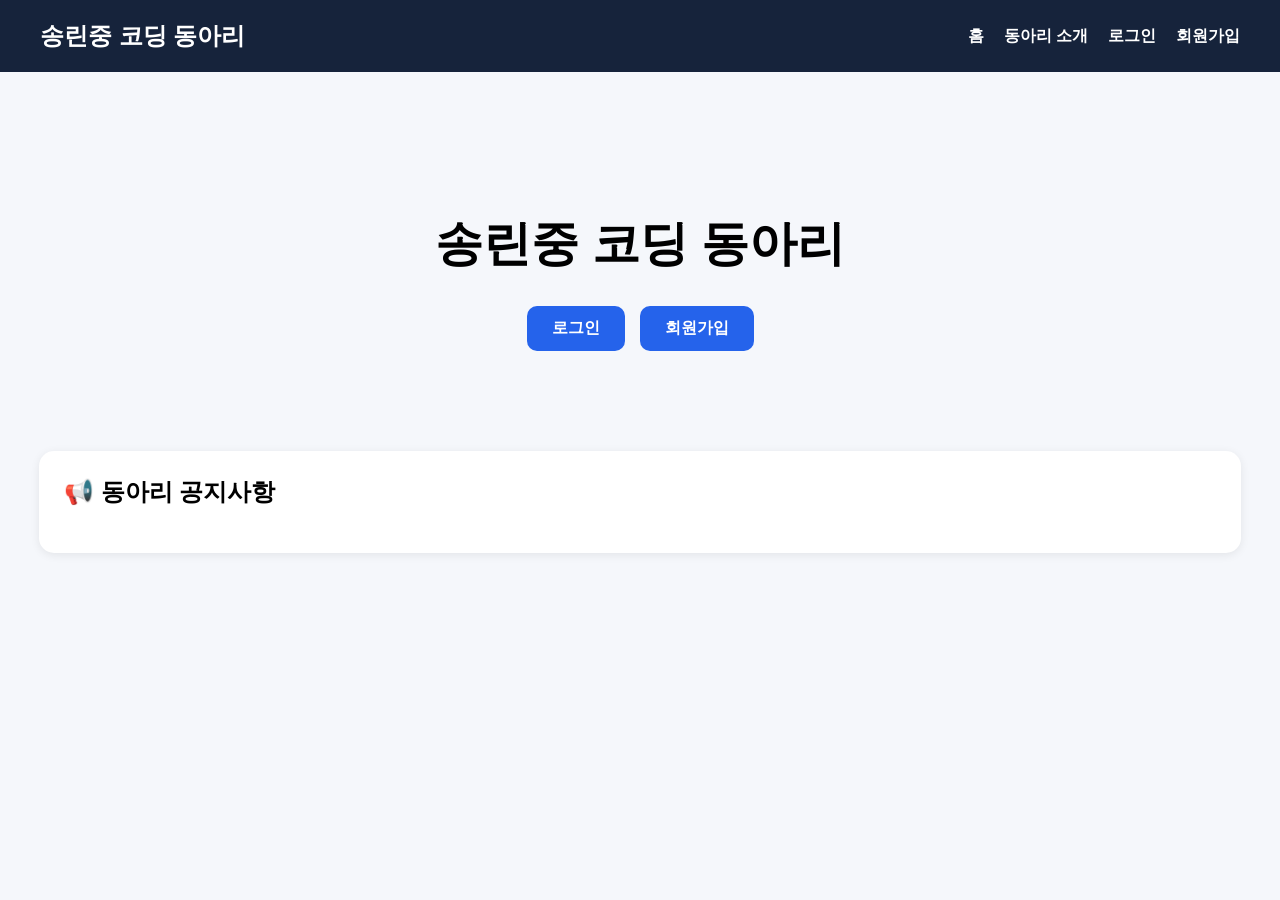
<file: index.html>
<!DOCTYPE html>
<html lang="ko">
<head>
    <meta charset="UTF-8">
    <meta name="viewport" content="width=device-width, initial-scale=1.0">
    <title>송린중 코딩 동아리</title>
    <link rel="stylesheet" href="style.css">
</head>
<body>

<header>
    <div class="logo">송린중 코딩 동아리</div>

    <nav>
        <a href="index.html">홈</a>
        <a href="https://sites.google.com/view/songrin-mid-school-coding-club" target="_blank">동아리 소개</a>
        <a href="login.html">로그인</a>
        <a href="signup.html">회원가입</a>
    </nav>
</header>

<section class="hero">
    <h1>송린중 코딩 동아리</h1>

    <div class="buttons">
        <a href="login.html" class="btn">로그인</a>
        <a href="signup.html" class="btn">회원가입</a>
    </div>
</section>

<section class="notice">
    <h2>📢 동아리 공지사항</h2>

        <ul id="homeNoticeList">
</ul>
</ul>
</section>

</body>
</html>
<script src="index.js"></script>
</file>
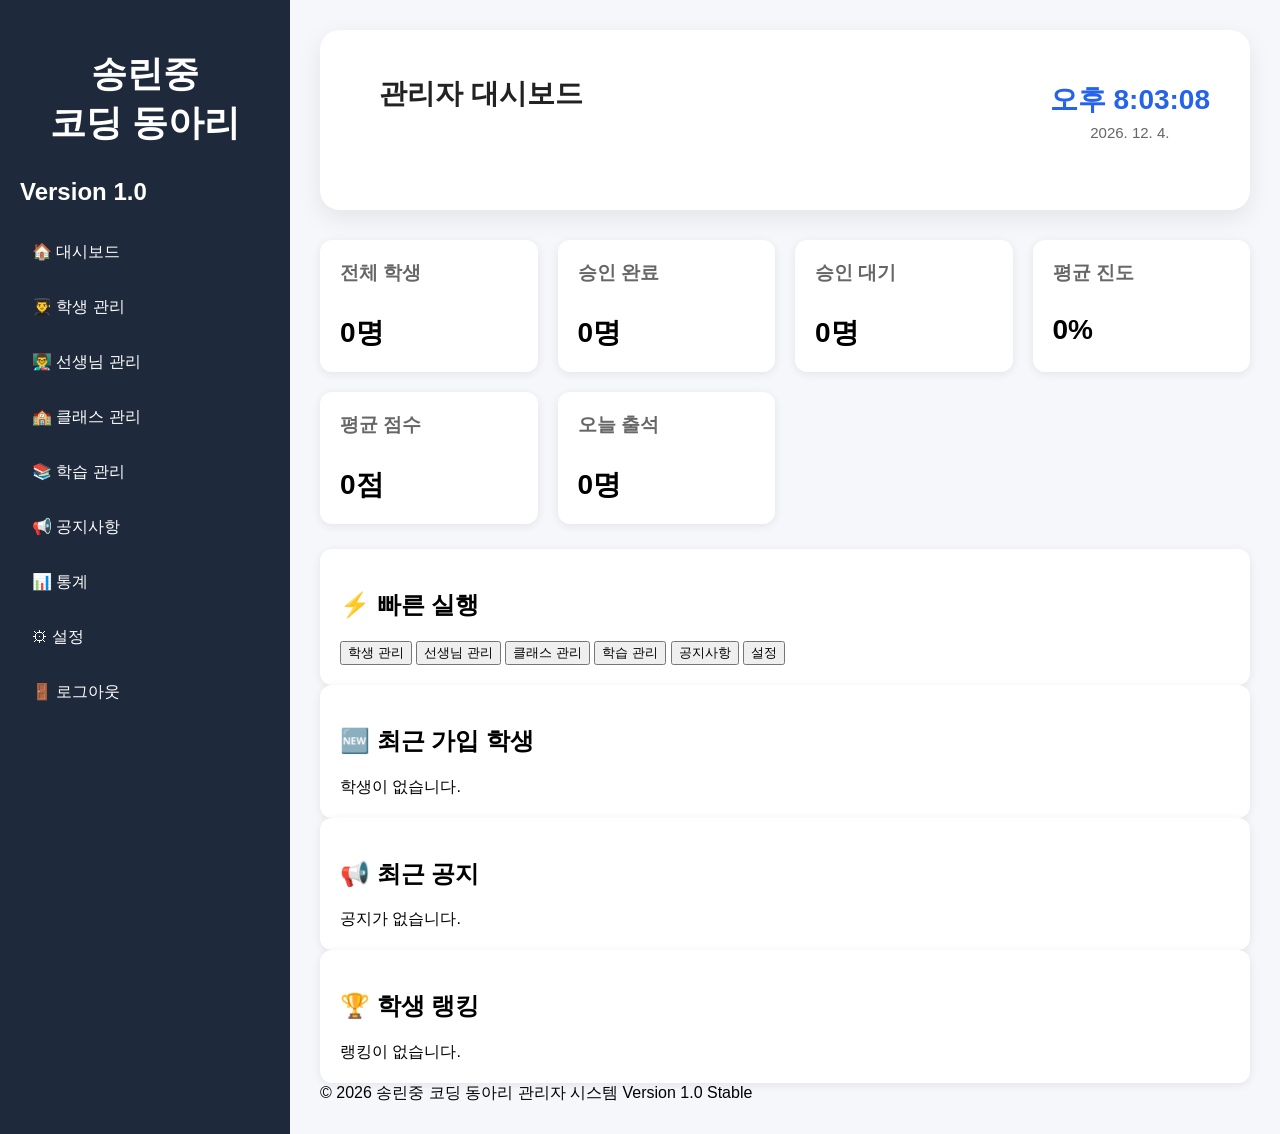
<file: admin_1.0.html>
<!DOCTYPE html>
<html lang="ko">

<head>

    <meta charset="UTF-8">

    <meta
        name="viewport"
        content="width=device-width, initial-scale=1.0">

    <title>

        송린중 코딩 동아리 관리자 시스템 v1.0

    </title>

    <link
        rel="stylesheet"
        href="style.css">

</head>

<body>

<div class="layout">

<!-- ========================= -->
<!-- 사이드바 -->
<!-- ========================= -->

<aside class="sidebar">

    <div class="logo">

        <h2>

            송린중<br>
            코딩 동아리

        </h2>

        <p>

            Version 1.0

        </p>

    </div>

    <ul>

        <li onclick="showDashboard()">

            🏠 대시보드

        </li>

        <li onclick="showStudents()">

            👨‍🎓 학생 관리

        </li>

        <li onclick="showTeachers()">

            👨‍🏫 선생님 관리

        </li>

        <li onclick="showClasses()">

            🏫 클래스 관리

        </li>

        <li onclick="showLessons()">

            📚 학습 관리

        </li>

        <li onclick="showNotices()">

            📢 공지사항

        </li>

        <li onclick="showStatistics()">

            📊 통계

        </li>

        <li onclick="showSettings()">

            ⚙ 설정

        </li>

        <li onclick="logoutAdmin()">

            🚪 로그아웃

        </li>

    </ul>

</aside>

<!-- ========================= -->
<!-- 메인 -->
<!-- ========================= -->

<main class="main">

<header class="topbar">

    <div>

        <h1 id="pageTitle">

            관리자 대시보드

        </h1>

        <p>

            송린중 코딩 동아리 관리자 시스템

        </p>

    </div>

    <div class="top-right">

        <div class="serverBox">

            <div>

                🖥 서버시간

            </div>

            <div id="serverTime">

                00:00:00

            </div>

            <div id="serverDate">

                2026-07-18

            </div>

        </div>

        <div class="adminBox">

            <strong id="adminName">

                관리자

            </strong>

            <br>

            Administrator

        </div>

    </div>

</header>

<!-- ========================= -->
<!-- 대시보드 -->
<!-- ========================= -->

<section
id="dashboardPage"
class="page">

<div class="cards">

<div class="card">

<h3>

전체 학생

</h3>

<p id="totalStudents">

0명

</p>

</div>

<div class="card">

<h3>

승인 완료

</h3>

<p id="approvedStudents">

0명

</p>

</div>

<div class="card">

<h3>

승인 대기

</h3>

<p id="pendingStudents">

0명

</p>

</div>

<div class="card">

<h3>

평균 진도

</h3>

<p id="avgProgress">

0%

</p>

</div>

<div class="card">

<h3>

평균 점수

</h3>

<p id="averageScore">

0점

</p>

</div>

<div class="card">

<h3>

오늘 출석

</h3>

<p id="todayAttendance">

0명

</p>

</div>

</div>

<div class="dashboardGrid">

<div class="box">

<h2>
⚡ 빠른 실행
</h2>

<button onclick="showStudents()">
학생 관리
</button>

<button onclick="showTeachers()">
선생님 관리
</button>

<button onclick="showClasses()">
클래스 관리
</button>

<button onclick="showLessons()">
학습 관리
</button>

<button onclick="showNotices()">
공지사항
</button>

<button onclick="showSettings()">
설정
</button>

</div>

<div class="box">

<h2>

🆕 최근 가입 학생

</h2>

<div id="recentStudents">

학생이 없습니다.

</div>

</div>

<div class="box">

<h2>

📢 최근 공지

</h2>

<div id="recentNotices">

공지가 없습니다.

</div>

</div>

<div class="box">

<h2>

🏆 학생 랭킹

</h2>

<div id="studentRanking">

랭킹이 없습니다.

</div>

</div>

</div>

</section>
<!-- ========================= -->
<!-- 학생 관리 -->
<!-- ========================= -->

<section
id="studentPage"
class="page"
style="display:none;">

<div class="box">

<h2>

👨‍🎓 학생 관리

</h2>

<div class="toolbar">

    <input
        type="text"
        id="studentName"
        placeholder="학생 이름">

    <input
        type="text"
        id="studentId"
        placeholder="학번">

    <input
        type="text"
        id="studentUsername"
        placeholder="아이디">

    <select id="studentClass">

        <option value="">
            클래스 선택
        </option>

    </select>

    <button onclick="addStudent()">
        ➕ 학생 추가
    </button>

<button onclick="searchStudents()">

🔍 검색

</button>

<button onclick="loadStudents()">

🔄 새로고침

</button>

</div>

<br>

<table class="student-table">

<thead>

<tr>

<th>이름</th>
<th>학번</th>
<th>아이디</th>
<th>반</th>
<th>상태</th>
<th>관리</th>

</tr>

</tr>

</thead>

<tbody id="studentTable">

<tr>

<td colspan="6">

등록된 학생이 없습니다.

</td>

</tr>

</tbody>

</table>

</div>

</section>

<!-- ========================= -->
<!-- 선생님 관리 -->
<!-- ========================= -->

<section
id="teacherPage"
class="page"
style="display:none;">

<div class="box">

<h2>

👨‍🏫 선생님 관리

</h2>

<div class="toolbar">

<input
type="text"
id="teacherName"
placeholder="선생님 성함">

<button onclick="addTeacher()">

➕ 선생님 추가

</button>

</div>

<br>

<table class="student-table">

<thead>

<tr>

<th>이름</th>
<th>담당 클래스</th>
<th>관리</th>

</tr>

</thead>

<tbody id="teacherTable">

<tr>

<td colspan="3">

등록된 선생님이 없습니다.

</td>

</tr>

</tbody>

</table>

</div>

</section>

<!-- ========================= -->
<!-- 클래스 관리 -->
<!-- ========================= -->

<section
id="classPage"
class="page"
style="display:none;">

<div class="box">

<h2>

🏫 클래스 관리

</h2>

<div class="toolbar">

<input
type="text"
id="className"
placeholder="클래스 이름">

<select id="classTeacher">

<option value="">

담당 선생님 선택

</option>

</select>

<button onclick="addClass()">

➕ 클래스 생성

</button>

</div>

<br>

<table class="student-table">

<thead>

<tr>

<th>클래스</th>
<th>담당 선생님</th>
<th>학생 수</th>
<th>관리</th>

</tr>

</thead>

<tbody id="classTable">

<tr>

<td colspan="4">

등록된 클래스가 없습니다.

</td>

</tr>

</tbody>

</table>

</div>

</section>
<!-- ========================= -->
<!-- 학습 관리 -->
<!-- ========================= -->

<section
id="lessonPage"
class="page"
style="display:none;">

<div class="box">

<h2>

📚 학습 관리

</h2>

<div class="toolbar">

<input
type="text"
id="lessonTitle"
placeholder="차시 제목">

<input
type="text"
id="lessonVideo"
placeholder="영상 링크">

<button onclick="addLesson()">

➕ 차시 추가

</button>

</div>

<br>

<table class="student-table">

<thead>

<tr>

<th>차시</th>

<th>영상</th>

<th>관리</th>

</tr>

</thead>

<tbody id="lessonTable">

<tr>

<td colspan="3">

등록된 차시가 없습니다.

</td>

</tr>

</tbody>

</table>

</div>

</section>

<!-- ========================= -->
<!-- 공지사항 -->
<!-- ========================= -->

<section
id="noticePage"
class="page"
style="display:none;">

<div class="box">

<h2>

📢 공지사항

</h2>

<div class="toolbar">

<input
type="text"
id="noticeTitle"
placeholder="공지 제목">

<button onclick="addNotice()">

작성

</button>

</div>

<br>

<textarea

id="noticeContent"

rows="8"

placeholder="공지 내용을 입력하세요.">

</textarea>

<br><br>

<div id="noticeList">

등록된 공지가 없습니다.

</div>

</div>

</section>

<!-- ========================= -->
<!-- 통계 -->
<!-- ========================= -->

<section
id="statisticsPage"
class="page"
style="display:none;">

<div class="box">

<h2>

📊 통계

</h2>

<div class="cards">

<div class="card">

<h3>

전체 학생

</h3>

<p id="statStudents">

0명

</p>

</div>

<div class="card">

<h3>

승인 완료

</h3>

<p id="statApproved">

0명

</p>

</div>

<div class="card">

<h3>

승인 대기

</h3>

<p id="statPending">

0명

</p>

</div>

<div class="card">

<h3>

평균 진도

</h3>

<p id="statProgress">

0%

</p>

</div>

</div>

</div>

</section>

<!-- ========================= -->
<!-- 설정 -->
<!-- ========================= -->

<section
id="settingsPage"
class="page"
style="display:none;">

<div class="box">

<h2>

⚙ 설정

</h2>

<div class="setting-group">

<label>

관리자 이름

</label>

<input
type="text"
id="settingAdminName">

</div>

<br>

<div class="setting-group">

<button onclick="saveSettings()">

💾 설정 저장

</button>

<button onclick="logoutAdmin()">

🚪 로그아웃

</button>

</div>

</div>

</section>

<!-- ========================= -->
<!-- Footer -->
<!-- ========================= -->

<footer class="footer">

© 2026 송린중 코딩 동아리

관리자 시스템 Version 1.0 Stable

</footer>

</main>

</div>

<script src="admin_1.0.js"></script>

</body>

</html>
</file>
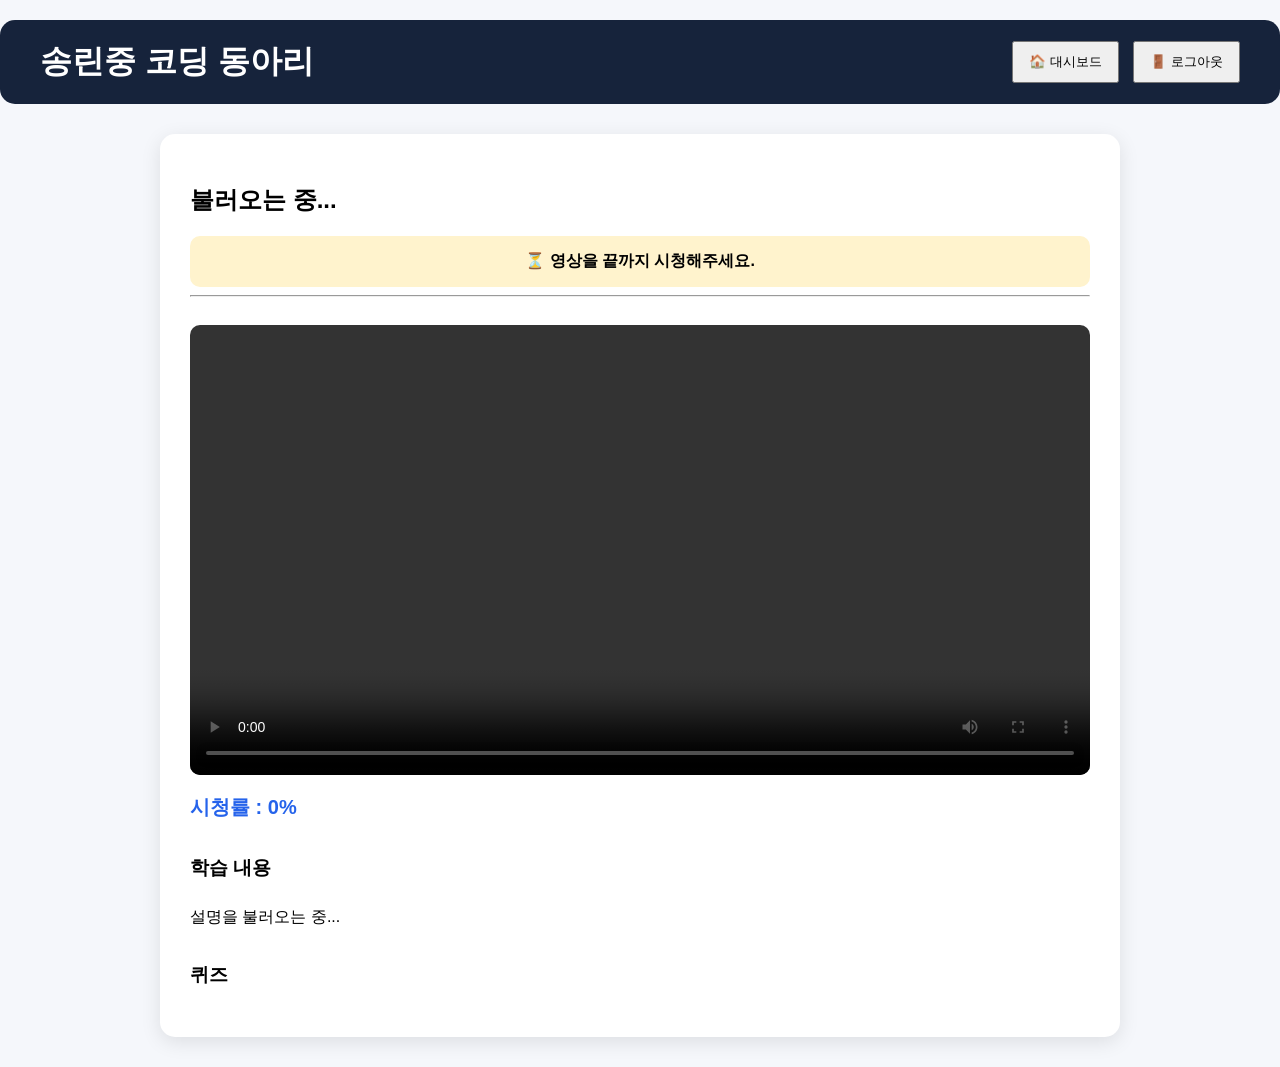
<file: lesson.html>
<!DOCTYPE html>
<html lang="ko">
<head>

<meta charset="UTF-8">

<meta name="viewport" content="width=device-width, initial-scale=1.0">

<title>학습하기</title>

<link rel="stylesheet" href="style.css">

</head>
<body>

<header class="lesson-header">

    <h1>송린중 코딩 동아리</h1>
<div class="nav-buttons">

        <button onclick="location.href='dashboard.html'">
            🏠 대시보드
        </button>

        <button onclick="logout()">
            🚪 로그아웃
        </button>

    </div>
</header>

<div class="lesson-container">

    <h2 id="lessonTitle">
        불러오는 중...
    </h2>
<div id="videoComplete" class="complete-box">

    ⏳ 영상을 끝까지 시청해주세요.

</div>

<hr>

<div id="quizArea" style="display:none;">

    <h2>📝 퀴즈</h2>

    <div id="quizContainer"></div>

</div>
    <video
        id="lessonVideo"
        controls
        controlsList="nodownload"
    >

        <source id="videoSource">

    </video>

    <div id="watchStatus">

        시청률 : 0%

    </div>

    <div class="lesson-description">

        <h3>학습 내용</h3>

        <p id="lessonDescription">
            설명을 불러오는 중...
        </p>

    </div>

    <div id="quizArea">

        <h3>퀴즈</h3>
        
<div id="quizContainer"></div>

<button
    id="submitQuiz"
    style="display:none;"
    onclick="submitQuiz()">

    제출하기

</button>
    </div>

</div>

<script type="module" src="lesson.js"></script>

</body>
</html>
</file>
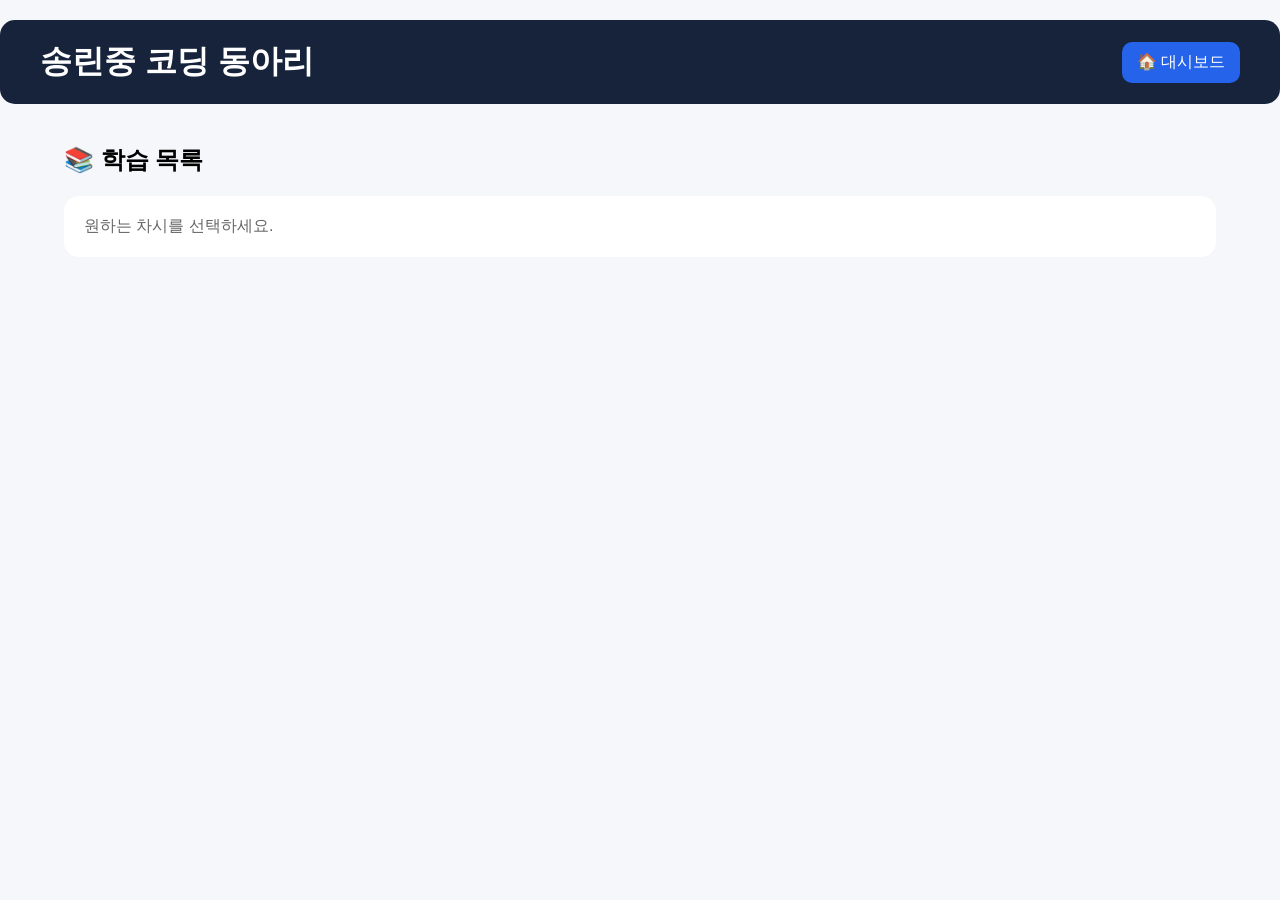
<file: lessons.html>
<!DOCTYPE html>
<html lang="ko">

<head>

<meta charset="UTF-8">

<meta name="viewport"
content="width=device-width, initial-scale=1.0">

<title>학습하기</title>

<link rel="stylesheet"
href="style.css">

</head>

<body>

<header class="lesson-header">

    <h1>송린중 코딩 동아리</h1>

    <button
        class="back-btn"
        onclick="location.href='dashboard.html'">

        🏠 대시보드

    </button>

</header>

<div class="lesson-page">

    <h2>📚 학습 목록</h2>

    <p class="lesson-info">

        원하는 차시를 선택하세요.

    </p>

    <div
        id="lessonGrid"
        class="lesson-grid">

    </div>

</div>

<script src="lessons.js"></script>

</body>

</html>
</file>
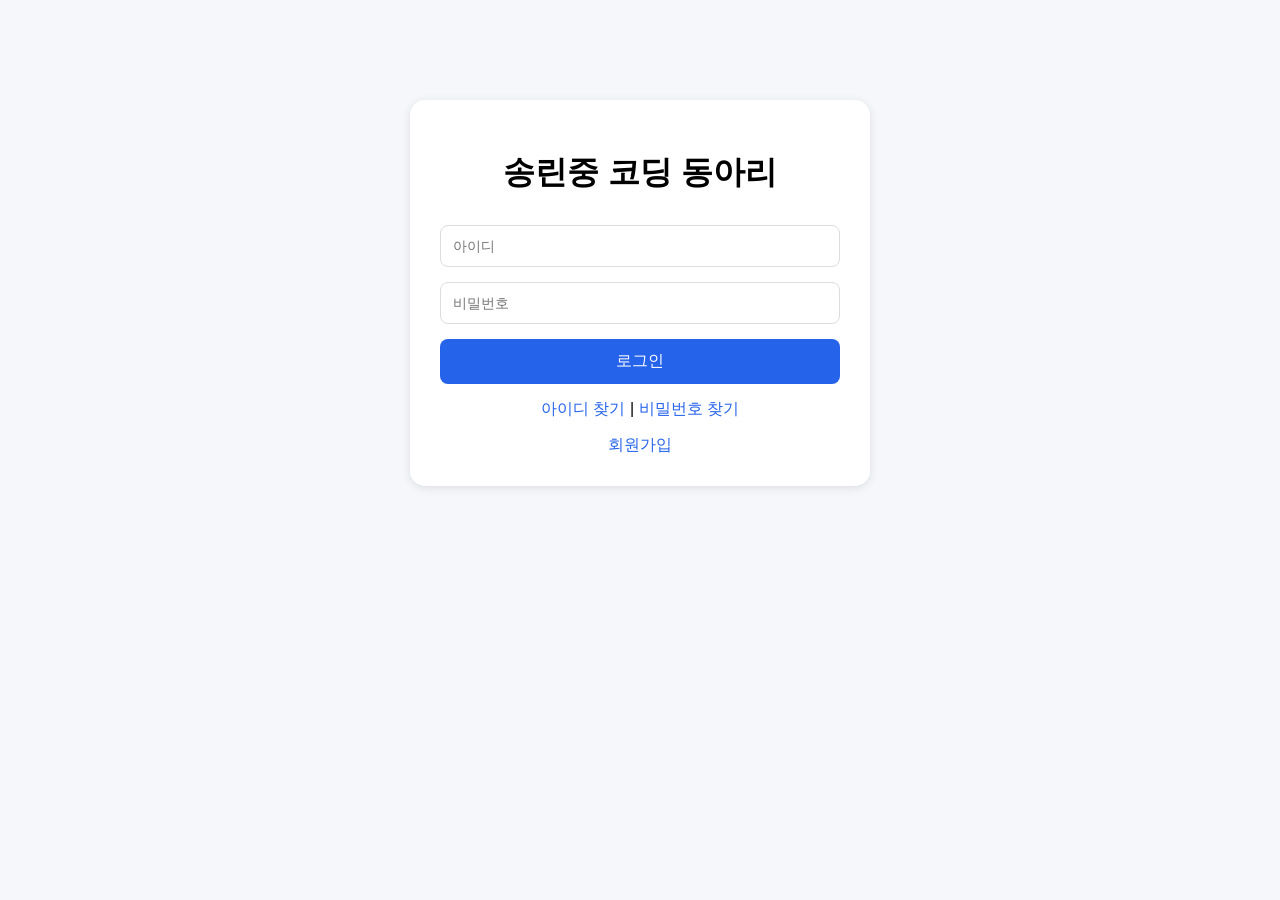
<file: login.html>
<!DOCTYPE html>
<html lang="ko">
<head>
    <meta charset="UTF-8">
    <meta name="viewport" content="width=device-width, initial-scale=1.0">
    <title>송린중 코딩 동아리 로그인</title>

    <link rel="stylesheet" href="login.css">
    <script src="app.js"></script>
</head>
<body>

    <div class="login-container">

        <h1>송린중 코딩 동아리</h1>

        <input
            type="text"
            id="username"
            placeholder="아이디"
        >

        <input
            type="password"
            id="password"
            placeholder="비밀번호"
        >

        <button onclick="login()">
            로그인
        </button>

        <div class="links">
    <a href="#" onclick="findId()">
        아이디 찾기
    </a>

    <span>|</span>

    <a href="#" onclick="resetPassword()">
        비밀번호 찾기
    </a>
</div>

        <div class="signup">
            <a href="signup.html">회원가입</a>
        </div>

    </div>

</body>
</html>
</file>
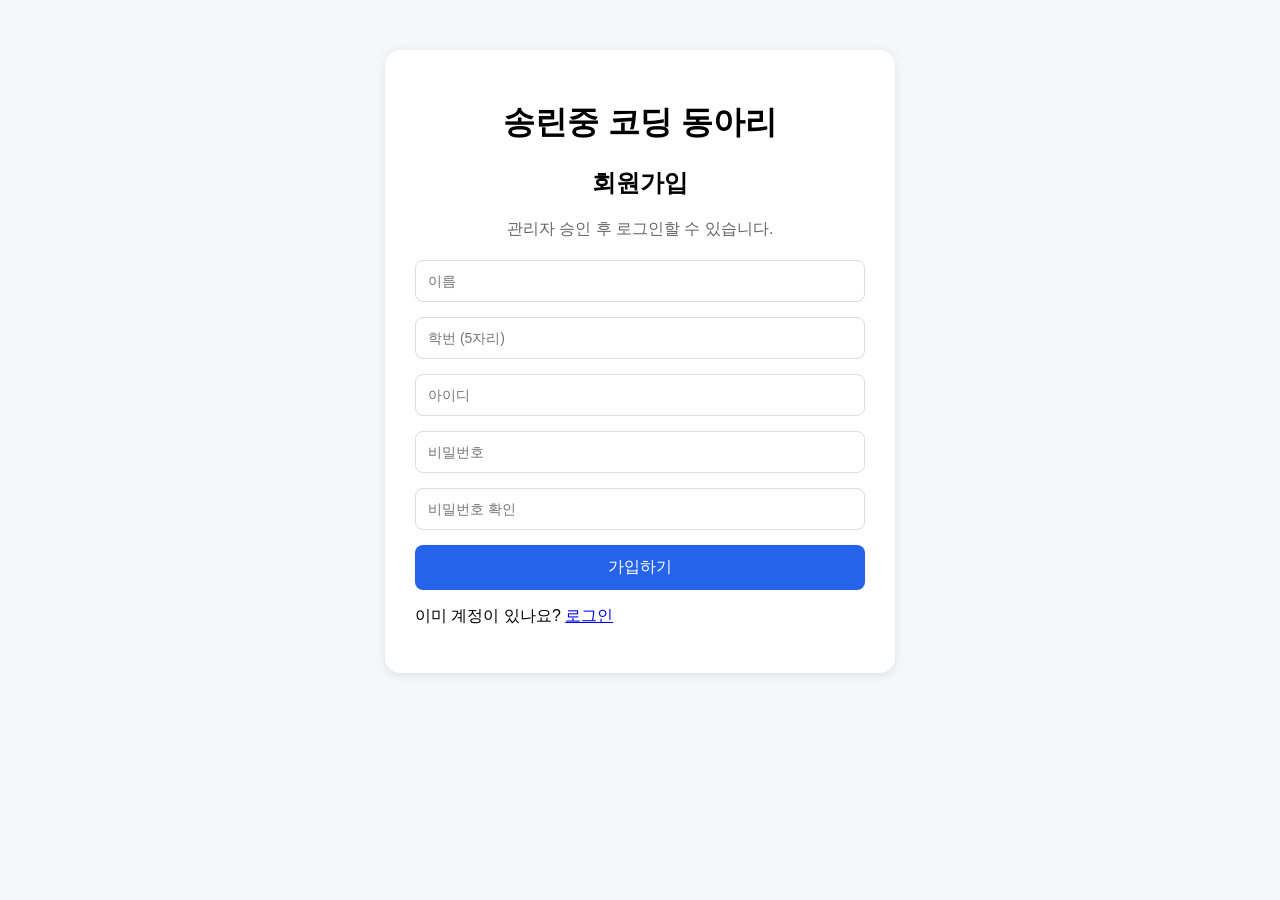
<file: signup.html>
<!DOCTYPE html>
<html lang="ko">
<head>
    <meta charset="UTF-8">
    <meta name="viewport" content="width=device-width, initial-scale=1.0">
    <title>회원가입</title>

    <link rel="stylesheet" href="login.css">
    <script src="app.js"></script>
</head>
<body>

    <div class="container">

        <h1>송린중 코딩 동아리</h1>

        <h2>회원가입</h2>

        <p class="notice-text">
            관리자 승인 후 로그인할 수 있습니다.
        </p>

        <input
            type="text"
            id="name"
            placeholder="이름"
        >

        <input
            type="text"
            id="studentId"
            placeholder="학번 (5자리)"
        >

        <input
            type="text"
            id="username"
            placeholder="아이디"
        >

        <input
            type="password"
            id="password"
            placeholder="비밀번호"
        >

        <input
            type="password"
            id="passwordCheck"
            placeholder="비밀번호 확인"
        >

        <button onclick="signup()">
            가입하기
        </button>

        <p>
            이미 계정이 있나요?
            <a href="login.html">로그인</a>
        </p>

    </div>

</body>
</html>
</file>
<file: style.css>
/* ========================= */
/* 기본 */
/* ========================= */

body {

    margin: 0;

    padding: 0;

    overflow-x: hidden;

    font-family: Arial, sans-serif;

    background: #f5f7fb;

}

/* ========================= */
/* 헤더 */
/* ========================= */

header {

    background: #16233b;

    color: white;

    padding: 40px;

}

header h1 {

    margin: 0;

}

/* ========================= */
/* 대시보드 */
/* ========================= */

.dashboard {

    width: 90%;

    max-width: 1200px;

    margin: 20px auto;

}

/* ========================= */
/* 프로필 */
/* ========================= */

.profile-box {

    background: white;

    padding: 40px;

    border-radius: 15px;

    text-align: center;

    margin-bottom: 30px;

}

/* 캐릭터 */

.character-box {

    position: relative;

    width: 150px;

    margin: 0 auto 20px;

}

.character-box img {

    width: 150px;

    height: 150px;

    border-radius: 15px;

    border: 3px solid #2563eb;

    object-fit: cover;

}

/* 연필 버튼 */

.edit-character {

    position: absolute;

    top: -10px;

    right: -10px;

    width: 40px;

    height: 40px;

    border-radius: 50%;

    background: white;

    border: 2px solid #2563eb;

    color: #2563eb;

    font-size: 18px;

    cursor: pointer;

    padding: 0;

}

/* 환영문구 */

#studentName {

    font-size: 32px;

    margin: 10px 0;

    font-weight: bold;

}

/* 진도 */

#progressText {

    color: #666;

    font-size: 18px;

}

/* ========================= */
/* 차시 카드 */
/* ========================= */

.lesson-list {

    display: flex;

    gap: 15px;

    overflow-x: auto;

    max-width: 100%;

}

.lesson-card {

    min-width: 120px;

    background: white;

    border-radius: 15px;

    padding: 20px;

    text-align: center;

    box-shadow: 0 2px 8px rgba(0,0,0,0.05);

}

.lesson-card h3 {

    margin-bottom: 15px;

}

.lesson-card button {

    width: 100%;

    padding: 10px;

    border: none;

    border-radius: 8px;

    background: #2563eb;

    color: white;

    cursor: pointer;

}

.lesson-card button:hover {

    background: #1d4ed8;

}

/* 잠금 */

.locked {

    opacity: 0.6;

}

/* ========================= */
/* 공지사항 */
/* ========================= */

.notice {

    margin-top: 30px;

    background: white;

    padding: 20px;

    border-radius: 15px;

}

.notice h3 {

    margin-top: 0;

}

.notice ul {

    padding-left: 20px;

}
/* ========================= */
/* 관리자 페이지 */
/* ========================= */

.layout {

    display: flex;

    min-height: 100vh;

}

/* 사이드바 */

.sidebar {

    width: 250px;

    background: #1e293b;

    color: white;

    padding: 20px;

}

.sidebar h2 {

    text-align: center;

    margin-bottom: 30px;

}

.sidebar ul {

    list-style: none;

    padding: 0;

}

.sidebar li {

    padding: 12px;

    margin-bottom: 10px;

    border-radius: 8px;

    cursor: pointer;

}

.sidebar li:hover {

    background: rgba(255,255,255,0.1);

}

/* 메인 */

.main {

    flex: 1;

    padding: 30px;

}

/* 상단 */

.topbar h1{

    color:#222;

    font-size:28px;

    font-weight:700;

    margin:0;

}
.welcome{

    color:#666;

    margin-top:6px;

}
#clock{

    color:#222;

    font-size:18px;

    font-weight:bold;

}

#todayDate{

    color:#666;

    font-size:14px;

}
/* 카드 */

.cards {

    display: grid;

    grid-template-columns: repeat(4, 1fr);

    gap: 20px;

    margin-bottom: 25px;

}

.card {

    background: white;

    padding: 20px;

    border-radius: 12px;

    box-shadow: 0 2px 10px rgba(0,0,0,0.08);

}

.card h3 {

    margin-top: 0;

    color: #666;

}

.card p {

    font-size: 28px;

    font-weight: bold;

    margin-bottom: 0;

}

/* 콘텐츠 */

.content {

    display: grid;

    grid-template-columns: 2fr 1fr;

    gap: 20px;

}

.box {

    background: white;

    padding: 20px;

    border-radius: 12px;

    box-shadow: 0 2px 10px rgba(0,0,0,0.08);

}

/* 테이블 */

table {

    width: 100%;

    border-collapse: collapse;

}

th {

    background: #2563eb;

    color: white;

}

th,
td {

    padding: 12px;

    text-align: center;

    border-bottom: 1px solid #eee;

}

/* 승인/거절 버튼 */

td button {

    width: auto;

    padding: 8px 14px;

    margin: 2px;

    border-radius: 6px;

}

/* 공지 입력 */

#noticeInput {

    margin-bottom: 10px;

}

/* 공지 등록 버튼 */

.notice-btn {

    width: 100%;

    background: #2563eb;

    color: white;

    border: none;

    padding: 12px;

    border-radius: 8px;

    cursor: pointer;

    margin-bottom: 15px;

}

.notice-btn:hover {

    background: #1d4ed8;

}

/* 공지 목록 */

#noticeList {

    list-style: none;

    padding: 0;

}

#noticeList li {

    display: flex;

    justify-content: space-between;

    align-items: center;

    padding: 10px;

    margin-bottom: 8px;

    background: #f8fafc;

    border-radius: 8px;

}
/* 캐릭터 선택창 */

.character-modal {

    display: none;

    position: fixed;

    left: 0;

    top: 0;

    width: 100%;

    height: 100%;

    background: rgba(0,0,0,0.5);

    justify-content: center;

    align-items: center;

}

.character-modal-content {

    background: white;

    padding: 20px;

    border-radius: 15px;

    width: 600px;

    text-align: center;

}

.character-grid {

    display: grid;

    grid-template-columns: repeat(5, 1fr);

    gap: 10px;

    margin: 20px 0;

}

.character-grid img {

    width: 90px;

    cursor: pointer;

    border-radius: 10px;

    border: 2px solid transparent;

}

.character-grid img:hover {

    border-color: #2563eb;

}
.header-buttons {

    display: flex;

    gap: 10px;

    margin-top: 15px;

}

.header-buttons button {

    width: auto;

    padding: 10px 15px;

}

.character-modal input {

    width: 100%;

    margin-top: 15px;

}
.submenu {

    display: none;

    margin-top: 10px;

    margin-left: 15px;

    padding-left: 10px;

}

.submenu li {

    list-style: none;

    padding: 8px 0;

    font-size: 14px;

    color: #ddd;

    cursor: pointer;

}

.submenu li:hover {

    color: white;

}
.submenu {

    display: none;

    margin-top: 10px;

    margin-left: 15px;

}

.submenu li {

    list-style: none;

    padding: 8px 0;

    color: #ddd;

    cursor: pointer;

}
/* 학생 수정 모달 */

.edit-modal {

    display: none;

    position: fixed;

    top: 0;
    left: 0;

    width: 100%;
    height: 100%;

    background: rgba(0,0,0,0.5);

    justify-content: center;
    align-items: center;

}

.edit-content {

    background: white;

    padding: 30px;

    border-radius: 15px;

    width: 350px;

    display: flex;

    flex-direction: column;

    gap: 10px;

}

.edit-content input {

    padding: 10px;

}
/* ========================= */
/* 홈페이지(index) */
/* ========================= */

header {

    background: #16233b;

    color: white;

    padding: 20px 40px;

    display: flex;

    justify-content: space-between;

    align-items: center;

}

.logo {

    font-size: 24px;

    font-weight: bold;

}

nav {

    display: flex;

    gap: 20px;

}

nav a {

    color: white;

    text-decoration: none;

    font-weight: bold;

}

nav a:hover {

    color: #60a5fa;

}

.hero {

    text-align: center;

    padding: 100px 20px;

}

.hero h1 {

    font-size: 48px;

    margin-bottom: 30px;

}

.buttons {

    display: flex;

    justify-content: center;

    gap: 15px;

}

.btn {

    background: #2563eb;

    color: white;

    padding: 12px 25px;

    border-radius: 10px;

    text-decoration: none;

    font-weight: bold;

}

.btn:hover {

    background: #1d4ed8;

}

.notice {

    width: 90%;

    margin: auto;

    background: white;

    padding: 25px;

    border-radius: 15px;

    box-shadow: 0 2px 10px rgba(0,0,0,0.08);

}

.notice h2 {

    margin-top: 0;

}
/* ========================= */
/* 학생 대시보드 */
/* ========================= */

.student-layout{

    display:flex;

    max-width:1600px;

    margin:20px auto;

    min-height:95vh;

}

.student-sidebar {

    width: 250px;

    background: white;

    padding: 20px;

    border-right: 1px solid #ddd;

}

.student-profile {

    text-align: center;

    margin-bottom: 30px;

}

.student-profile img {

    width: 120px;

    height: 120px;

    border-radius: 50%;

    border: 3px solid #2563eb;

}

.student-sidebar ul {

    list-style: none;

    padding: 0;

}

.student-sidebar li {

    padding: 15px;

    margin-bottom: 10px;

    border-radius: 10px;

    cursor: pointer;

}

.student-sidebar li:hover {

    background: #eef2ff;

}

.student-main {

    flex: 1;

    padding: 30px;

}

.topbar {

    background: white;

    padding: 20px;

    border-radius: 15px;

    text-align: center;

    margin-bottom: 20px;

}

.welcome-card {

    background: white;

    padding: 30px;

    border-radius: 15px;

    display: flex;

    justify-content: space-between;

    align-items: center;

    margin-bottom: 30px;

}

.progress-box {

    text-align: center;

}

.bottom-grid {

    display: grid;

    grid-template-columns: 2fr 1fr;

    gap: 20px;

    margin-top: 30px;

}
.student-profile h3 {

    font-size: 22px;

    line-height: 1.6;

    white-space: pre-line;

    word-break: keep-all;

}

/* ========================= */
/* 학습실 */
/* ========================= */

.lesson-page{

    width:90%;

    max-width:1200px;

    margin:auto;

}

.lesson-header{

    display:flex;

    justify-content:space-between;

    align-items:center;

    background:#2563eb;

    color:white;

    padding:20px;

    border-radius:15px;

    margin-top:20px;

}

.lesson-header button{

    margin-left:10px;

    padding:10px 15px;

}

.lesson-info{

    background:white;

    margin-top:20px;

    padding:20px;

    border-radius:15px;

}

.lesson-grid{

    margin-top:20px;

    display:grid;

    grid-template-columns:
    repeat(4,1fr);

    gap:20px;

}

.lesson-item{

    background:white;

    border-radius:15px;

    padding:20px;

    text-align:center;

    box-shadow:0 2px 8px rgba(0,0,0,.08);

}

.lesson-item button{

    width:100%;

    margin-top:15px;

}

.lesson-lock{

    opacity:.5;
}
/* ========================= */
/* 학습실 이동 박스 */
/* ========================= */

.study-box{

    margin-top:30px;

    background:white;

    border-radius:15px;

    padding:30px;

    text-align:center;

    box-shadow:0 2px 10px rgba(0,0,0,.08);

}

.study-box h2{

    margin-top:0;

}

.study-box button{

    margin-top:15px;

    padding:12px 30px;

    border:none;

    border-radius:10px;

    background:#2563eb;

    color:white;

    font-size:16px;

    cursor:pointer;

}

.study-box button:hover{

    background:#1d4ed8;

}
/* ========================= */
/* 학습실 */
/* ========================= */

.lesson-header{

    background:#2563eb;

    color:white;

    text-align:center;

    padding:20px;

}

.lesson-container{

    width:900px;

    margin:30px auto;

    background:white;

    border-radius:15px;

    padding:30px;

    box-shadow:0 5px 20px rgba(0,0,0,.1);

}

#lessonVideo{

    width:100%;

    border-radius:10px;

    margin-top:20px;

}

#watchStatus{

    margin-top:15px;

    font-size:20px;

    font-weight:bold;

    color:#2563eb;

}

.lesson-description{

    margin-top:30px;

    line-height:1.8;

}

#quizArea{

    margin-top:40px;

}
/* ========================= */
/* 학습 목록 */
/* ========================= */

.lesson-header{

    background:#16233b;

    color:white;

    padding:20px 40px;

    display:flex;

    justify-content:space-between;

    align-items:center;

}

.lesson-header h1{

    margin:0;

}

.back-btn{

    background:#2563eb;

    color:white;

    border:none;

    padding:12px 20px;

    border-radius:10px;

    cursor:pointer;

    font-size:16px;

}

.back-btn:hover{

    background:#1d4ed8;

}

.lesson-page{

    width:90%;

    max-width:1200px;

    margin:40px auto;

}

.lesson-info{

    color:#666;

    margin-bottom:25px;

}

.lesson-grid{

    display:grid;

    grid-template-columns:repeat(auto-fill,minmax(220px,1fr));

    gap:20px;

}

.lesson-box{

    background:white;

    border-radius:15px;

    padding:25px;

    text-align:center;

    box-shadow:0 3px 10px rgba(0,0,0,.08);

}

.lesson-box h3{

    margin-top:0;

}

.lesson-box p{

    color:#666;

}

.lesson-box button{

    margin-top:15px;

    width:100%;

    padding:12px;

    border:none;

    border-radius:8px;

    background:#2563eb;

    color:white;

    cursor:pointer;

    font-size:16px;

}

.lesson-box button:hover{

    background:#1d4ed8;

}

.lesson-lock{

    opacity:.5;

}
.complete-box{

    margin-top:20px;

    padding:15px;

    background:#fff3cd;

    border-radius:10px;

    text-align:center;

    font-weight:bold;

}

.complete-success{

    background:#d1fae5;

    color:#065f46;

}

#quizArea{

    margin-top:30px;

}
.quiz-card{

    background:#f8fafc;

    padding:20px;

    border-radius:12px;

    margin-bottom:20px;

}

.quiz-card h3{

    margin-top:0;

}

#submitQuiz{

    width:100%;

    padding:15px;

    background:#2563eb;

    color:white;

    border:none;

    border-radius:10px;

    font-size:18px;

    cursor:pointer;

}
#lessonManager{

    margin-top:20px;

}

#lessonManager input,
#lessonManager textarea,
#lessonManager select{

    width:100%;

    padding:12px;

    border-radius:8px;

    border:1px solid #ddd;

    box-sizing:border-box;

}

#lessonManager button{

    background:#2563eb;

    color:white;

    border:none;

    padding:12px 20px;

    border-radius:8px;

    cursor:pointer;

}
/* ============================= */
/* TOP BAR */
/* ============================= */

.topbar{

    background:#ffffff;

    border-radius:20px;

    padding:30px 40px;

    display:flex;

    justify-content:space-between;

    align-items:center;

    margin-bottom:30px;

    box-shadow:0 8px 25px rgba(0,0,0,.08);

}

.topbar-left{

    text-align:center;

    flex:1;

}

.topbar-left h1{

    font-size:40px;

    font-weight:700;

    color:#222;

    margin-bottom:10px;

}

.subtitle{

    color:#777;

    font-size:18px;

}

.topbar-right{

    display:flex;

    align-items:center;

}

.profile-card{

    display:flex;

    align-items:center;

    gap:15px;

    background:#f5f7fb;

    padding:15px 22px;

    border-radius:18px;

}

.profile-image{

    width:60px;

    height:60px;

    border-radius:50%;

    background:#2563eb;

    color:white;

    display:flex;

    justify-content:center;

    align-items:center;

    font-size:30px;

}
.server-time{

    min-width:180px;

    padding:18px;

    background:#f8fafc;

    border:1px solid #e5e7eb;

    border-radius:18px;

    text-align:center;

    box-shadow:0 8px 20px rgba(0,0,0,.08);

}

.time-title{

    font-size:13px;

    color:#666;

    margin-bottom:8px;

}

#serverTime{

    font-size:28px;

    font-weight:700;

    color:#2563eb;

}

#serverDate{

    margin-top:5px;

    font-size:15px;

    color:#666;

}
</file>
<file: login.css>
/* 전체 */

body {
    margin: 0;
    padding: 0;

    font-family: Arial, sans-serif;

    background: #f5f7fb;
}

/* 로그인 */

.login-container {
    width: 400px;
    margin: 100px auto;

    background: white;

    padding: 30px;

    border-radius: 15px;

    box-shadow: 0 2px 10px rgba(0,0,0,0.1);

    text-align: center;
}

.login-container h1 {
    margin-bottom: 30px;
}

/* 회원가입 */

.container {
    width: 450px;
    margin: 50px auto;

    background: white;

    padding: 30px;

    border-radius: 15px;

    box-shadow: 0 2px 10px rgba(0,0,0,0.1);
}

.container h1,
.container h2 {
    text-align: center;
}

/* 입력창 */

input {
    width: 100%;
    padding: 12px;

    margin-bottom: 15px;

    border: 1px solid #ddd;
    border-radius: 8px;

    box-sizing: border-box;

    font-size: 14px;
}

/* 버튼 */

button {
    width: 100%;
    padding: 12px;

    border: none;
    border-radius: 8px;

    background: #2563eb;

    color: white;

    font-size: 16px;

    cursor: pointer;

    transition: 0.2s;
}

button:hover {
    background: #1d4ed8;
}

/* 안내문 */

.notice-text {
    text-align: center;

    color: #666;

    margin-bottom: 20px;
}

/* 링크 */

.links {
    margin-top: 15px;
}

.links a,
.signup a {
    color: #2563eb;
    text-decoration: none;
}

.links a:hover,
.signup a:hover {
    text-decoration: underline;
}

.signup {
    margin-top: 15px;
}

/* 반응형 */

@media (max-width: 500px) {

    .login-container,
    .container {
        width: 90%;
        margin: 30px auto;
    }

}
</file>
